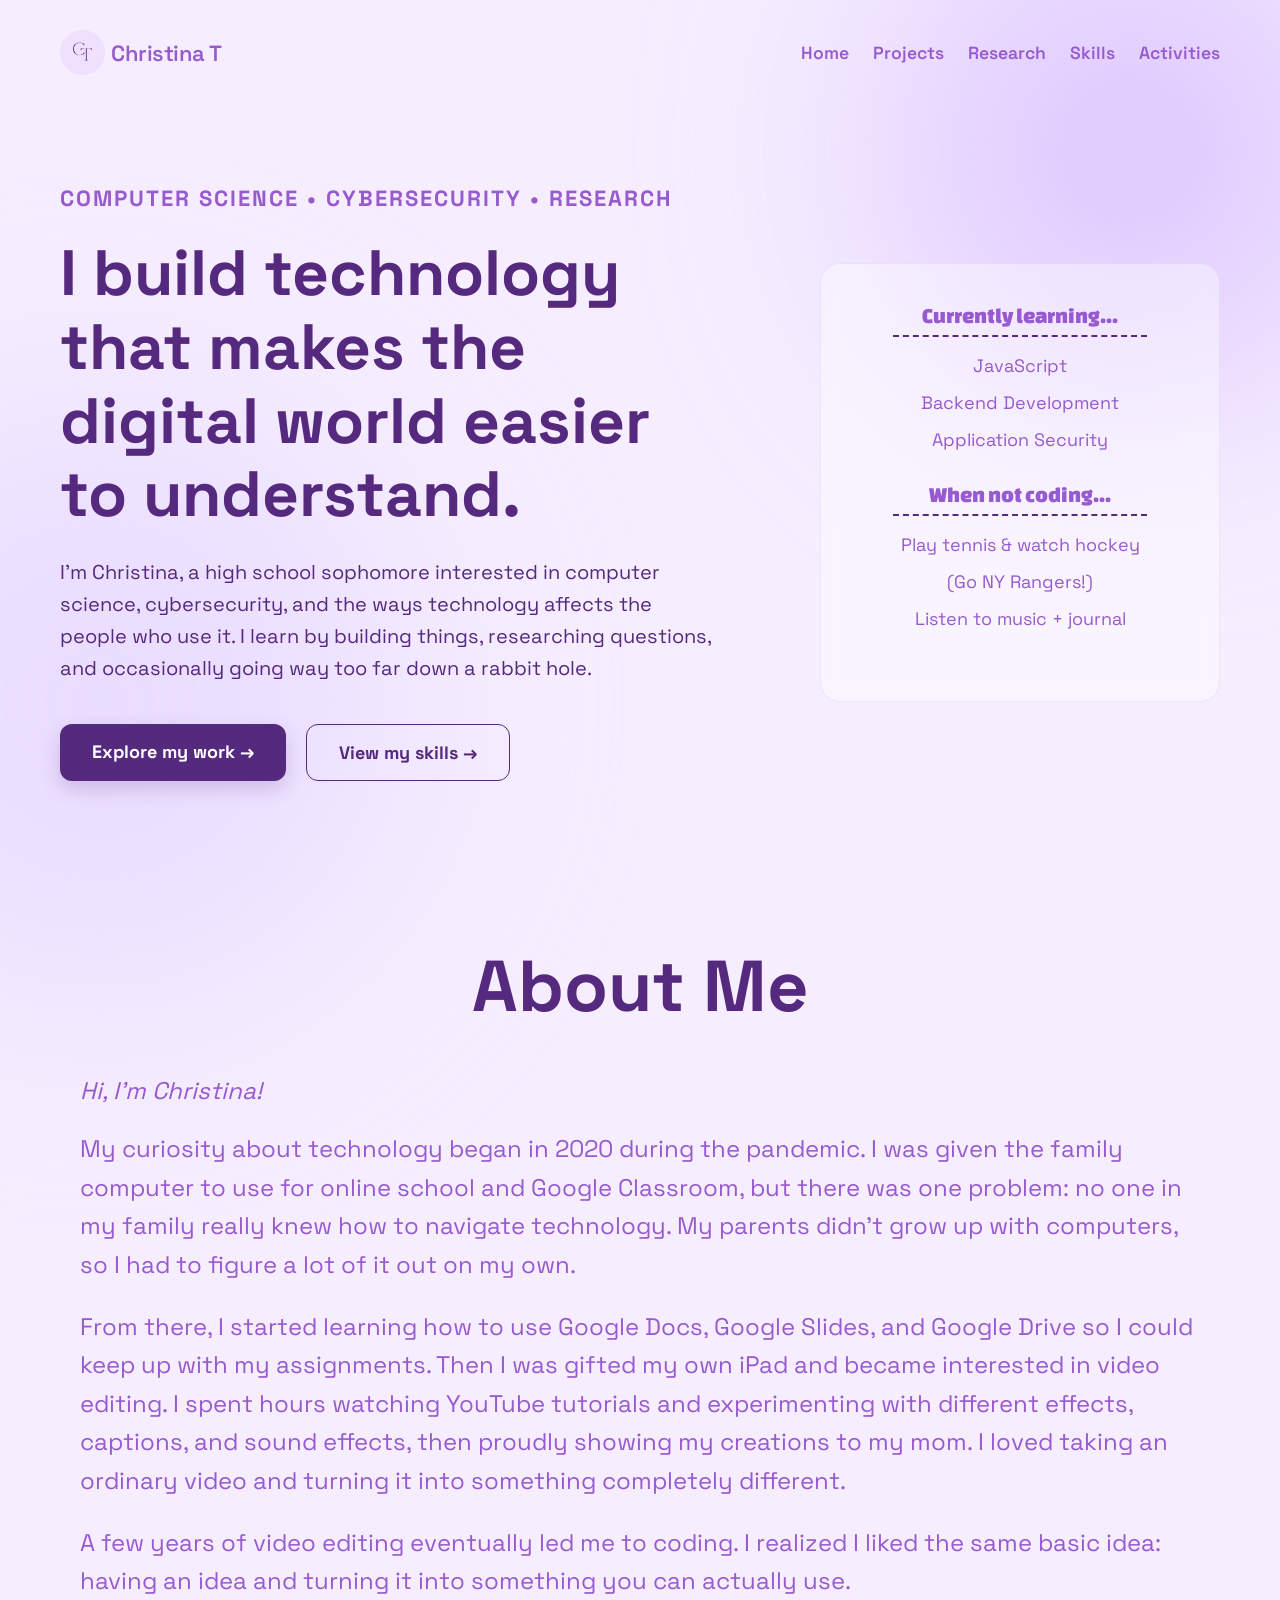
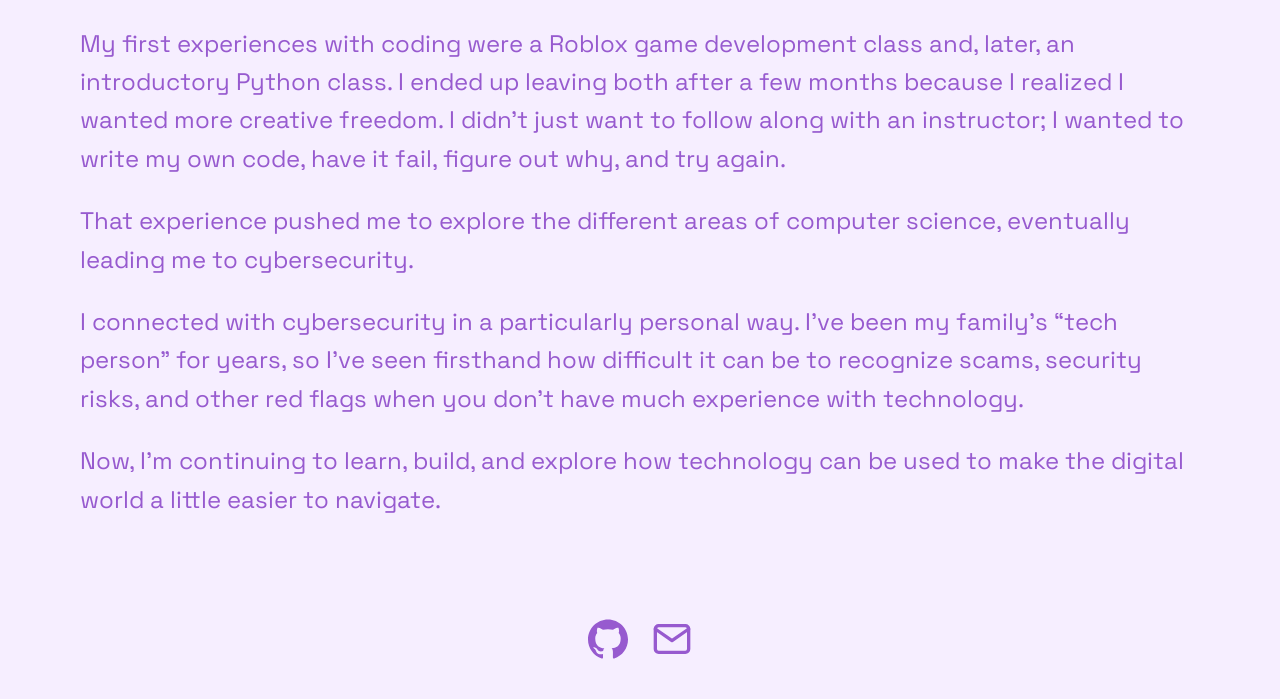
<file: myPortfolio/index.html>
<!doctype html>
<html lang="en">
  <head>
    <meta charset="UTF-8" />
    <meta name="viewport" content="width=device-width, initial-scale=1.0" />
    <title>Christina T | Computer Science & Cybersecurity</title>

    <link rel="preconnect" href="https://fonts.googleapis.com" />
    <link rel="preconnect" href="https://fonts.gstatic.com" crossorigin />
    <link
      href="https://fonts.googleapis.com/css2?family=Space+Grotesk:wght@500;700&display=swap"
      rel="stylesheet"
    />

    <link rel="preconnect" href="https://fonts.googleapis.com" />
    <link rel="preconnect" href="https://fonts.gstatic.com" crossorigin />
    <link
      href="https://fonts.googleapis.com/css2?family=Changa+One:ital@0;1&display=swap"
      rel="stylesheet"
    />

    <link rel="stylesheet" href="styles.css" />
  </head>
  <body>
    <!-- for glow background -->
    <div class="blur-blob blob-1"></div>
    <div class="blur-blob blob-2"></div>
    <!-- navigation bar at top -->
    <div class="nav-container">
      <nav class="navbar">
        <!-- logo, add at end -->
        <div class="nav-logo-group">
          <span class="logo-icon"><img src="images/ct-logo.png" /></span>
          <span class="logo-text">Christina T</span>
        </div>
        <ul class="nav-links">
          <li><a href="index.html">Home</a></li>
          <li><a href="projects.html">Projects</a></li>
          <li><a href="research.html">Research</a></li>
          <li><a href="skills.html">Skills</a></li>
          <li><a href="activities.html">Activities</a></li>
        </ul>
      </nav>
    </div>

    <main class="hero-wrapper">
      <!-- main section -->
      <div class="hero-content">
        <p class="hero-label">COMPUTER SCIENCE • CYBERSECURITY • RESEARCH</p>
        <h1>
          I build technology that makes the digital world easier to understand.
        </h1>
        <p class="hero-description">
          I'm Christina, a high school sophomore interested in computer science,
          cybersecurity, and the ways technology affects the people who use it.
          I learn by building things, researching questions, and occasionally
          going way too far down a rabbit hole.
        </p>
        <div class="buttons">
          <a href="projects.html" class="btn btn-primary">Explore my work →</a>
          <a href="skills.html" class="btn btn-secondary">View my skills →</a>
        </div>
      </div>

      <!-- right side section -->
      <div class="fun-container">
        <div class="fun-group">
          <h2>Currently learning...</h2>
          <div class="fun-text">
            <p>JavaScript</p>
            <p>Backend Development</p>
            <p>Application Security</p>
          </div>

          <h2>When not coding...</h2>
          <div class="fun-text">
            <p>Play tennis & watch hockey</p>
            <p>(Go NY Rangers!)</p>
            <p>Listen to music + journal</p>
          </div>
        </div>
      </div>
    </main>

    <!-- about / story section -->
    <div class="me-container">
      <div class="me-content">
        <h1>About Me</h1>
      </div>
      <div class="about-text">
        <p id="about-italic">Hi, I'm Christina!</p>
        <p>
          My curiosity about technology began in 2020 during the pandemic. I was
          given the family computer to use for online school and Google
          Classroom, but there was one problem: no one in my family really knew
          how to navigate technology. My parents didn't grow up with computers,
          so I had to figure a lot of it out on my own.
        </p>
        <p>
          From there, I started learning how to use Google Docs, Google Slides,
          and Google Drive so I could keep up with my assignments. Then I was
          gifted my own iPad and became interested in video editing. I spent
          hours watching YouTube tutorials and experimenting with different
          effects, captions, and sound effects, then proudly showing my
          creations to my mom. I loved taking an ordinary video and turning it
          into something completely different.
        </p>
        <p>
          A few years of video editing eventually led me to coding. I realized I
          liked the same basic idea: having an idea and turning it into
          something you can actually use.
        </p>
        <p>
          My first experiences with coding were a Roblox game development class
          and, later, an introductory Python class. I ended up leaving both
          after a few months because I realized I wanted more creative freedom.
          I didn't just want to follow along with an instructor; I wanted to
          write my own code, have it fail, figure out why, and try again.
        </p>
        <p>
          That experience pushed me to explore the different areas of computer
          science, eventually leading me to cybersecurity.
        </p>
        <p>
          I connected with cybersecurity in a particularly personal way. I've
          been my family's “tech person” for years, so I've seen firsthand how
          difficult it can be to recognize scams, security risks, and other red
          flags when you don't have much experience with technology.
        </p>
        <p>
          Now, I'm continuing to learn, build, and explore how technology can be
          used to make the digital world a little easier to navigate.
        </p>
      </div>
    </div>

    <footer class="site-footer">
      <a
        href="https://github.com/christinathecoder"
        target="_blank"
        rel="noopener noreferrer"
        class="github-link"
      >
        <svg
          xmlns="http://w3.org"
          viewBox="0 0 24 24"
          fill="currentColor"
          class="github-icon-svg"
        >
          <path
            d="M12 .297c-6.63 0-12 5.373-12 12 0 5.303 3.438 9.8 8.205 11.385.6.113.82-.258.82-.577 0-.285-.01-1.04-.015-2.04-3.338.724-4.042-1.61-4.042-1.61C4.422 18.07 3.633 17.7 3.633 17.7c-1.087-.744.084-.729.084-.729 1.205.084 1.838 1.236 1.838 1.236 1.07 1.835 2.809 1.305 3.495.998.108-.776.417-1.305.76-1.605-2.665-.3-5.466-1.332-5.466-5.93 0-1.31.465-2.38 1.235-3.22-.135-.303-.54-1.523.105-3.176 0 0 1.005-.322 3.3 1.23.96-.267 1.98-.399 3-.405 1.02.006 2.04.138 3 .405 2.28-1.552 3.285-1.23 3.285-1.23.645 1.653.24 2.873.12 3.176.765.84 1.23 1.91 1.23 3.22 0 4.61-2.805 5.625-5.475 5.92.42.36.81 1.096.81 2.22 0 1.606-.015 2.896-.015 3.286 0 .315.21.69.825.57C20.565 22.092 24 17.592 24 12.297c0-6.627-5.373-12-12-12"
          />
        </svg>
      </a>

      <!-- email -->
      <a href="mailto:ctimoshkov@gmail.com" class="social-icon" aria-label="Email me">
        <svg xmlns="http://www.w3.org/2000/svg" viewBox="0 0 24 24" fill="none" stroke="currentColor" stroke-width="2" stroke-linecap="round" stroke-linejoin="round">
          <path d="M4 4h16c1.1 0 2 .9 2 2v12c0 1.1-.9 2-2 2H4c-1.1 0-2-.9-2-2V6c0-1.1.9-2 2-2z"></path>
          <polyline points="22,6 12,13 2,6"></polyline>
        </svg>
      </a>
    </footer>
  </body>
</html>
</file>
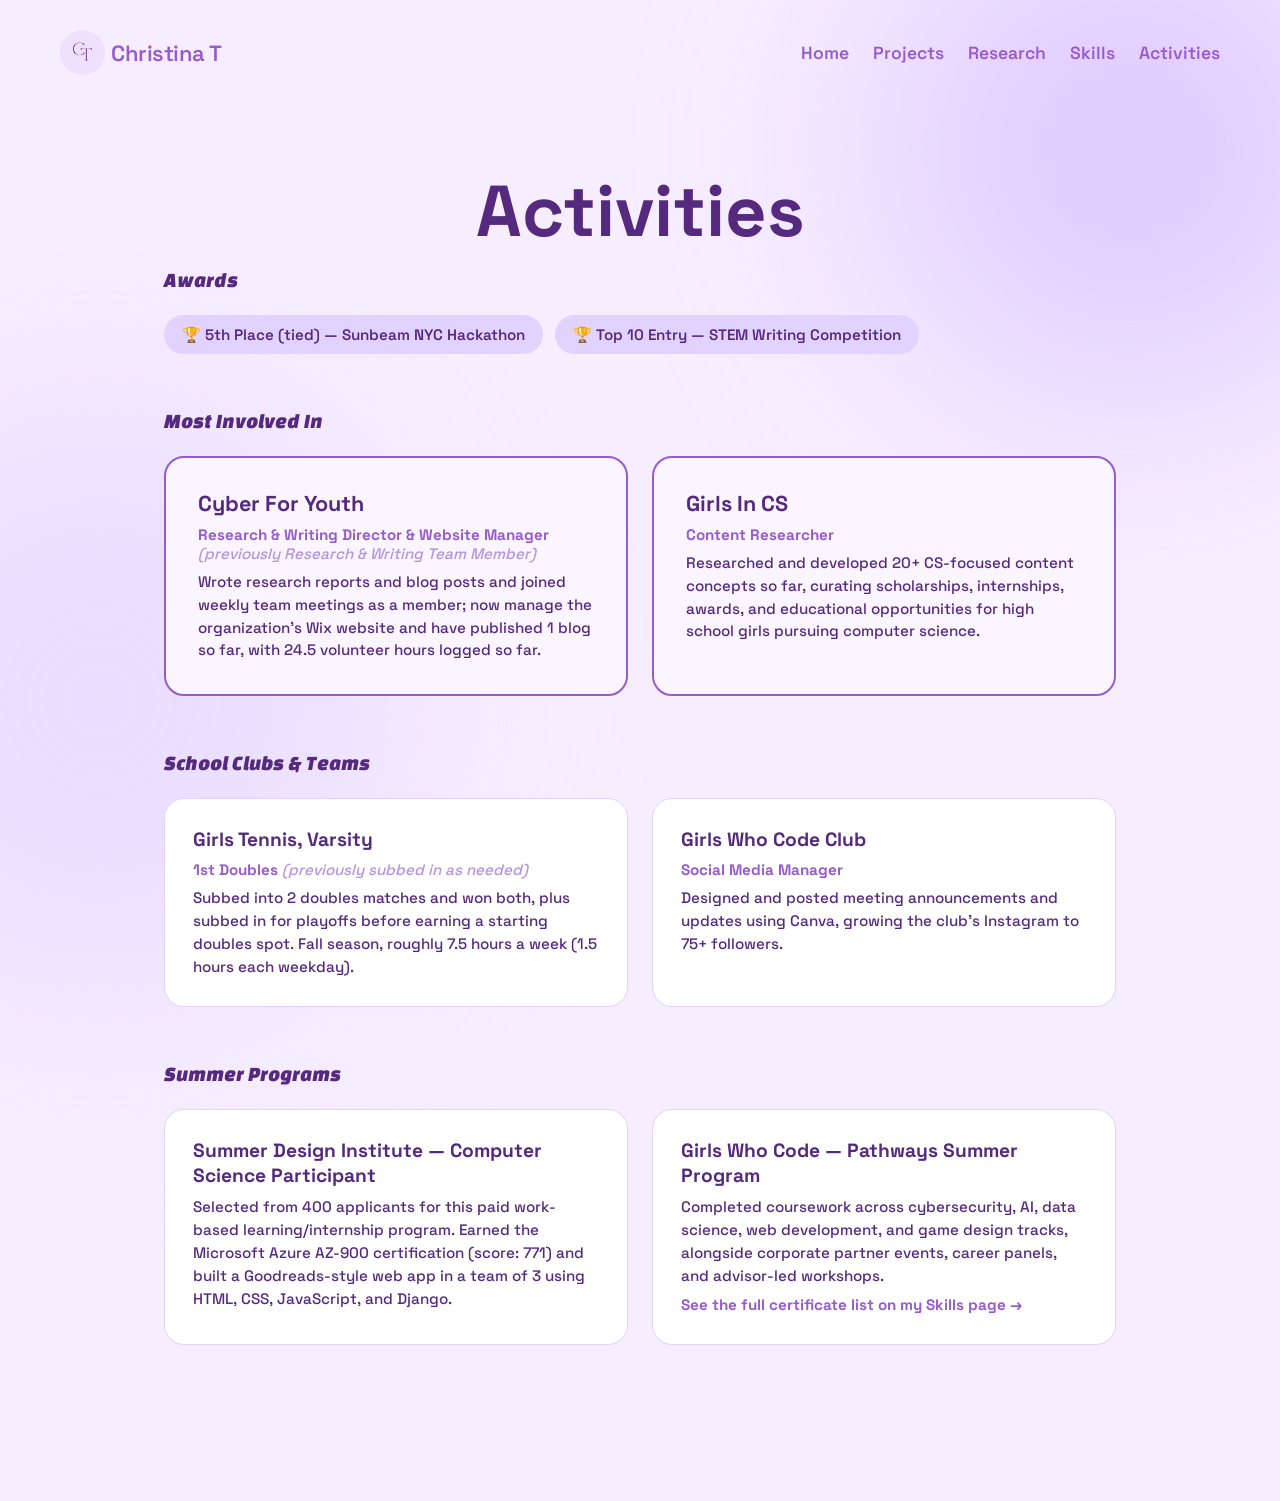
<file: myPortfolio/activities.html>
<!doctype html>
<html lang="en">
  <head>
    <meta charset="UTF-8" />
    <meta name="viewport" content="width=device-width, initial-scale=1.0" />
    <title>Christina T | Activities</title>

    <link rel="preconnect" href="https://fonts.googleapis.com" />
    <link rel="preconnect" href="https://fonts.gstatic.com" crossorigin />
    <link
      href="https://fonts.googleapis.com/css2?family=Space+Grotesk:wght@500;700&family=Changa+One:ital@0;1&display=swap"
      rel="stylesheet"
    />

    <link rel="stylesheet" href="activities.css" />
  </head>
  <body>
    <!-- for glow background -->
    <div class="blur-blob blob-1"></div>
    <div class="blur-blob blob-2"></div>

    <!-- navigation bar at top -->
    <div class="nav-container">
      <nav class="navbar">
        <div class="nav-logo-group">
          <span class="logo-icon"><img src="images/ct-logo.png" alt="Christina T logo" /></span>
          <span class="logo-text">Christina T</span>
        </div>
        <ul class="nav-links">
          <li><a href="index.html">Home</a></li>
          <li><a href="projects.html">Projects</a></li>
          <li><a href="research.html">Research</a></li>
          <li><a href="skills.html">Skills</a></li>
          <li><a href="activities.html">Activities</a></li>
        </ul>
      </nav>
    </div>

    <main class="activities-content">
      <h1 class="title">Activities</h1>
      <!--<p class="subtitle">Clubs, teams, and programs I've been part of outside of coursework.</p>-->

      <!-- awards strip -->
      <section class="activities-section">
        <h2 class="section-label">Awards</h2>
        <div class="tag-row">
          <span class="award-tag">🏆 5th Place (tied) — Sunbeam NYC Hackathon</span>
          <span class="award-tag">🏆 Top 10 Entry — STEM Writing Competition</span>
        </div>
      </section>

      <!-- featured / most involved -->
      <section class="activities-section">
        <h2 class="section-label">Most Involved In</h2>
        <div class="featured-grid">

          <div class="activity-card featured-card">
            <h3 class="activity-title">Cyber For Youth</h3>
            <p class="activity-role">Research &amp; Writing Director &amp; Website Manager <span class="activity-role-prev">(previously Research &amp; Writing Team Member)</span></p>
            <p class="activity-desc">
              Wrote research reports and blog posts and joined weekly team meetings as a member;
              now manage the organization's Wix website and have published 1 blog so far, with
              24.5 volunteer hours logged so far.
            </p>
          </div>

          <div class="activity-card featured-card">
            <h3 class="activity-title">Girls In CS</h3>
            <p class="activity-role">Content Researcher</p>
            <p class="activity-desc">
              Researched and developed 20+ CS-focused content concepts so far, curating scholarships,
              internships, awards, and educational opportunities for high school girls pursuing
              computer science.
            </p>
          </div>

        </div>
      </section>

      <!-- school clubs and teams -->
      <section class="activities-section">
        <h2 class="section-label">School Clubs &amp; Teams</h2>
        <div class="activities-grid">

          <div class="activity-card">
            <h3 class="activity-title">Girls Tennis, Varsity</h3>
            <p class="activity-role">1st Doubles <span class="activity-role-prev">(previously subbed in as needed)</span></p>
            <p class="activity-desc">
              Subbed into 2 doubles matches and won both, plus subbed in for playoffs before earning a
              starting doubles spot. Fall season, roughly 7.5 hours a week (1.5 hours each weekday).
            </p>
          </div>

          <div class="activity-card">
            <h3 class="activity-title">Girls Who Code Club</h3>
            <p class="activity-role">Social Media Manager</p>
            <p class="activity-desc">Designed and posted meeting announcements and updates using Canva, growing the club's Instagram to 75+ followers.</p>
          </div>

          <!--<div class="activity-card">
            <h3 class="activity-title">Russian Speaking Club</h3>
            <p class="activity-role">Secretary</p>
          </div>-->

        </div>
      </section>

      <!-- summer programs -->
      <section class="activities-section">
        <h2 class="section-label">Summer Programs</h2>
        <div class="activities-grid">

          <div class="activity-card">
            <h3 class="activity-title">Summer Design Institute — Computer Science Participant</h3>
            <p class="activity-desc">
              Selected from 400 applicants for this paid work-based learning/internship program. Earned the Microsoft Azure AZ-900 certification (score: 771) and built a Goodreads-style web app in a team of 3 using HTML, CSS, JavaScript, and Django.
            </p>
          </div>

          <div class="activity-card">
            <h3 class="activity-title">Girls Who Code — Pathways Summer Program</h3>
            <p class="activity-desc">
              Completed coursework across cybersecurity, AI, data science, web development, and
              game design tracks, alongside corporate partner events, career panels, and
              advisor-led workshops.
              <a href="skills.html" class="inline-link">See the full certificate list on my Skills page →</a>
            </p>
          </div>

        </div>
      </section>
    </main>
  </body>
</html>
</file>
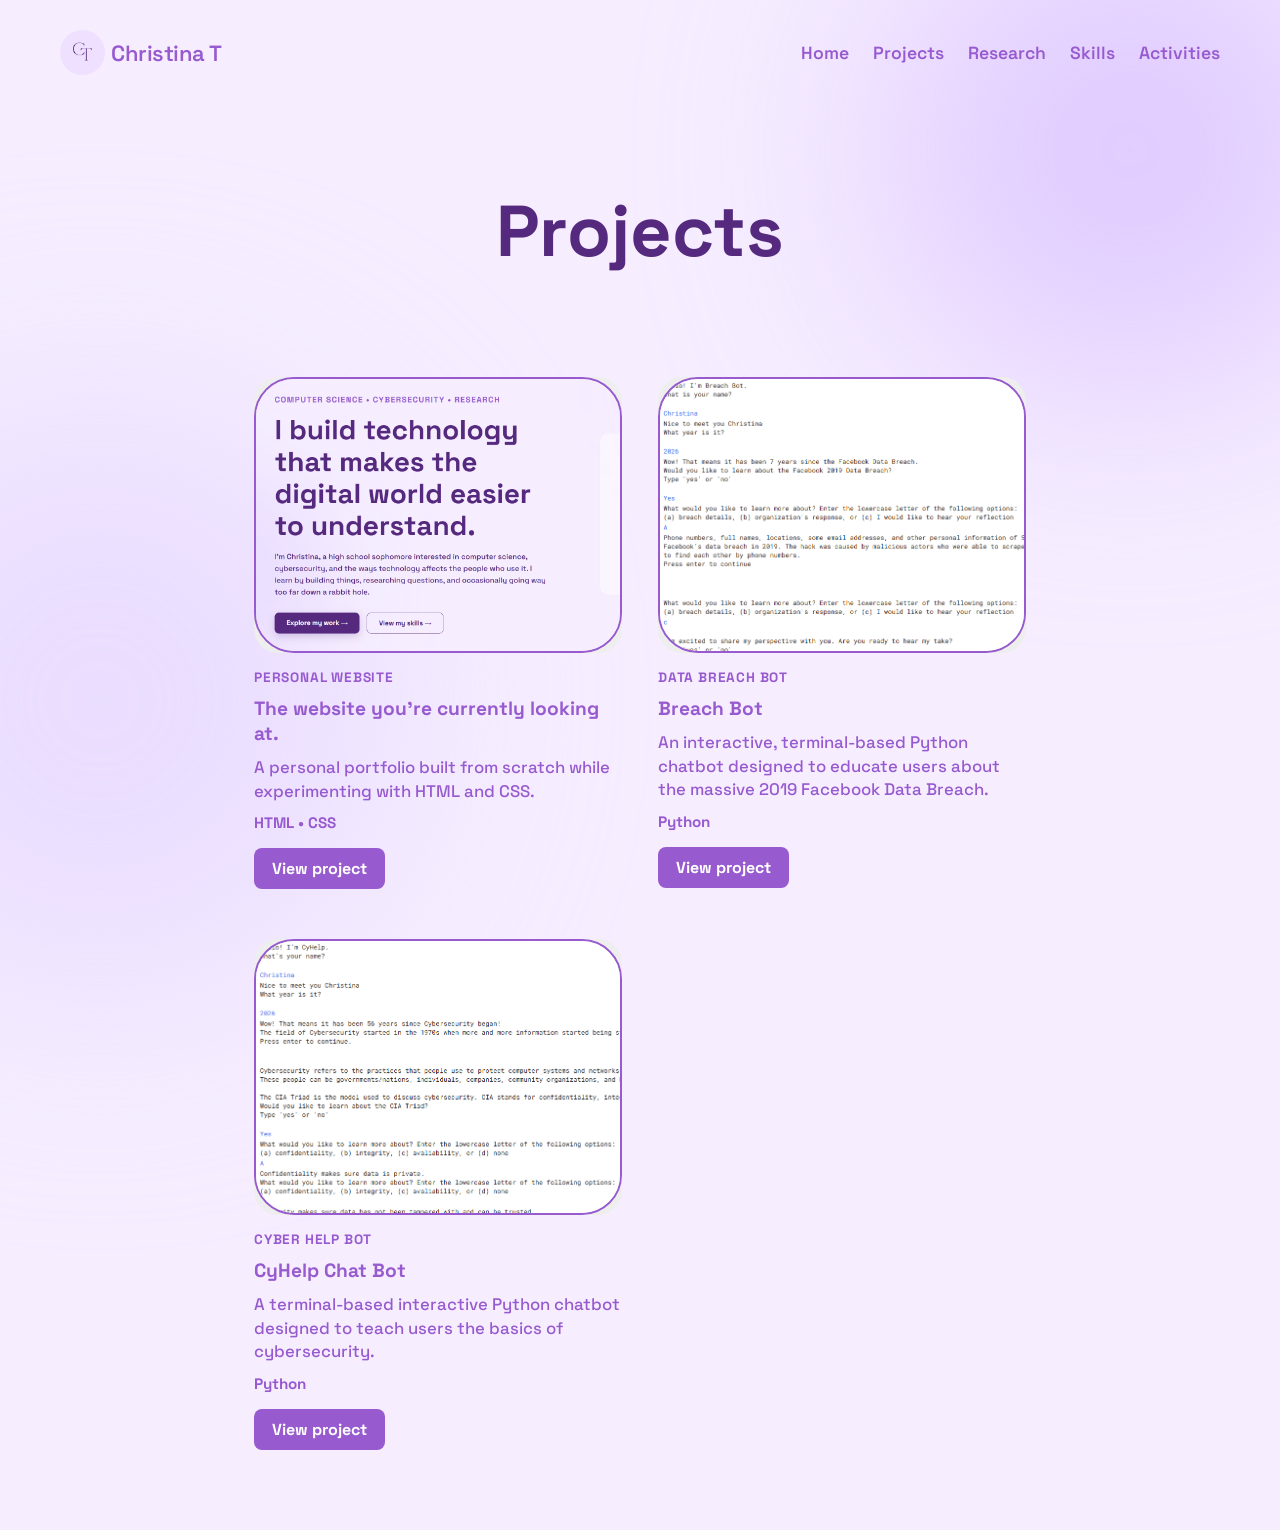
<file: myPortfolio/projects.html>
<!doctype html>
<html lang="en">
  <head>
    <meta charset="UTF-8" />
    <meta name="viewport" content="width=device-width, initial-scale=1.0" />
    <title>Christina T | Projects</title>

    <link rel="preconnect" href="https://fonts.googleapis.com" />
    <link rel="preconnect" href="https://fonts.gstatic.com" crossorigin />
    <link
      href="https://fonts.googleapis.com/css2?family=Space+Grotesk:wght@500;700&display=swap"
      rel="stylesheet"
    />

    <link rel="preconnect" href="https://fonts.googleapis.com" />
    <link rel="preconnect" href="https://fonts.gstatic.com" crossorigin />
    <link
      href="https://fonts.googleapis.com/css2?family=Changa+One:ital@0;1&display=swap"
      rel="stylesheet"
    />

    <link rel="stylesheet" href="projects.css" />
  </head>
  <body>
    <!-- for glow background -->
    <div class="blur-blob blob-1"></div>
    <div class="blur-blob blob-2"></div>
    <!-- navigation bar at top -->
    <div class="nav-container">
      <nav class="navbar">
        <!-- logo, add at end -->
        <div class="nav-logo-group">
          <span class="logo-icon"><img src="images/ct-logo.png" /></span>
          <span class="logo-text">Christina T</span>
        </div>
        <ul class="nav-links">
          <li><a href="index.html">Home</a></li>
          <li><a href="projects.html">Projects</a></li>
          <li><a href="research.html">Research</a></li>
          <li><a href="skills.html">Skills</a></li>
          <li><a href="activities.html">Activities</a></li>
        </ul>
      </nav>
    </div>
    <main class="projects-content">
      <h1 class="title">Projects</h1>
      <!--<p class="subtitle">Things I've built, broken, fixed, and learned from.</p>-->
      <section class="projects-grid">
        
        <!-- project 1 -->
        <div class="project-card">
          <div class="project-image-box">
            <img src="images/PersonalWeb.png" alt="Screenshot of the personal website homepage" />
          </div>
          <div class="project-details">
            <span class="project-tag">PERSONAL WEBSITE</span>
            <h2 class="project-highlight">The website you're currently looking at.</h2>
            <p class="project-desc">A personal portfolio built from scratch while experimenting with HTML and CSS.</p>
            <span class="project-tech">HTML • CSS</span>
            <div class="project-link-wrapper">
                <a href="index.html" class="project-btn">View project</a>
            </div>
          </div>
        </div>

        <!-- project 2 -->
        <div class="project-card">
          <div class="project-image-box">
            <img src="images/BreachBotCode.png" alt="Terminal session showing Breach Bot in action" />
          </div>
          <div class="project-details">
            <span class="project-tag">DATA BREACH BOT</span>
            <h2 class="project-highlight">Breach Bot</h2>
            <p class="project-desc">An interactive, terminal-based Python chatbot designed to educate users about the massive 2019 Facebook Data Breach.</p>
            <span class="project-tech">Python</span>
            <div class="project-link-wrapper">
                <a href="https://github.com/christinathecoder/BreachBot" class="project-btn">View project</a>
            </div>
          </div>
        </div>

        <!-- project 3 -->
        <div class="project-card">
          <div class="project-image-box">
            <img src="images/CyHelpCode.png" alt="Terminal session showing CyHelp Chat Bot in action" />
          </div>
          <div class="project-details">
            <span class="project-tag">CYBER HELP BOT</span>
            <h2 class="project-highlight">CyHelp Chat Bot</h2>
            <p class="project-desc">A terminal-based interactive Python chatbot designed to teach users the basics of cybersecurity.</p>
            <span class="project-tech">Python</span>
            <div class="project-link-wrapper">
                <a href="https://github.com/christinathecoder/CyHelpChatBot" class="project-btn">View project</a>
            </div>
          </div>
        </div>

      </section>
    </main>
  </body>
</html>
</file>
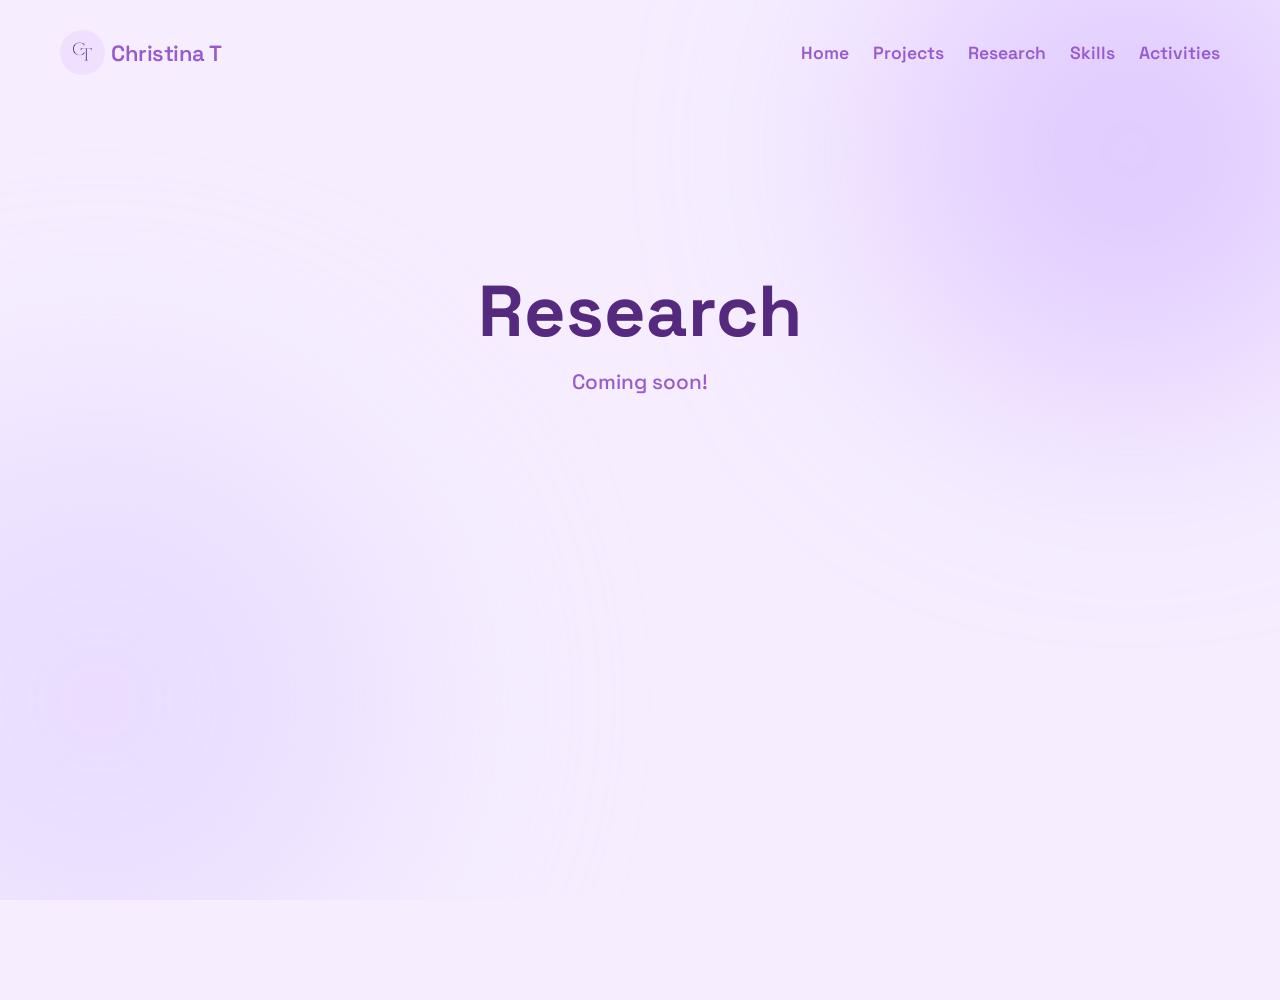
<file: myPortfolio/research.html>
<!doctype html>
<html lang="en">
  <head>
    <meta charset="UTF-8" />
    <meta name="viewport" content="width=device-width, initial-scale=1.0" />
    <title>Christina T | Research</title>

    <link rel="preconnect" href="https://fonts.googleapis.com" />
    <link rel="preconnect" href="https://fonts.gstatic.com" crossorigin />
    <link
      href="https://fonts.googleapis.com/css2?family=Space+Grotesk:wght@500;700&display=swap"
      rel="stylesheet"
    />

    <link rel="preconnect" href="https://fonts.googleapis.com" />
    <link rel="preconnect" href="https://fonts.gstatic.com" crossorigin />
    <link
      href="https://fonts.googleapis.com/css2?family=Changa+One:ital@0;1&display=swap"
      rel="stylesheet"
    />

    <link rel="stylesheet" href="research.css" />
  </head>
  <body>
    <!-- for glow background -->
    <div class="blur-blob blob-1"></div>
    <div class="blur-blob blob-2"></div>
    <!-- navigation bar at top -->
    <div class="nav-container">
      <nav class="navbar">
        <!-- logo, add at end -->
        <div class="nav-logo-group">
          <span class="logo-icon"><img src="images/ct-logo.png" /></span>
          <span class="logo-text">Christina T</span>
        </div>
        <ul class="nav-links">
          <li><a href="index.html">Home</a></li>
          <li><a href="projects.html">Projects</a></li>
          <li><a href="research.html">Research</a></li>
          <li><a href="skills.html">Skills</a></li>
          <li><a href="activities.html">Activities</a></li>
        </ul>
      </nav>
    </div>
    <!-- placeholder -->
    <main class="research-content">
      <h1 class="title">Research</h1>
      <p class="subtitle">Coming soon!</p>

  </body>
</file>
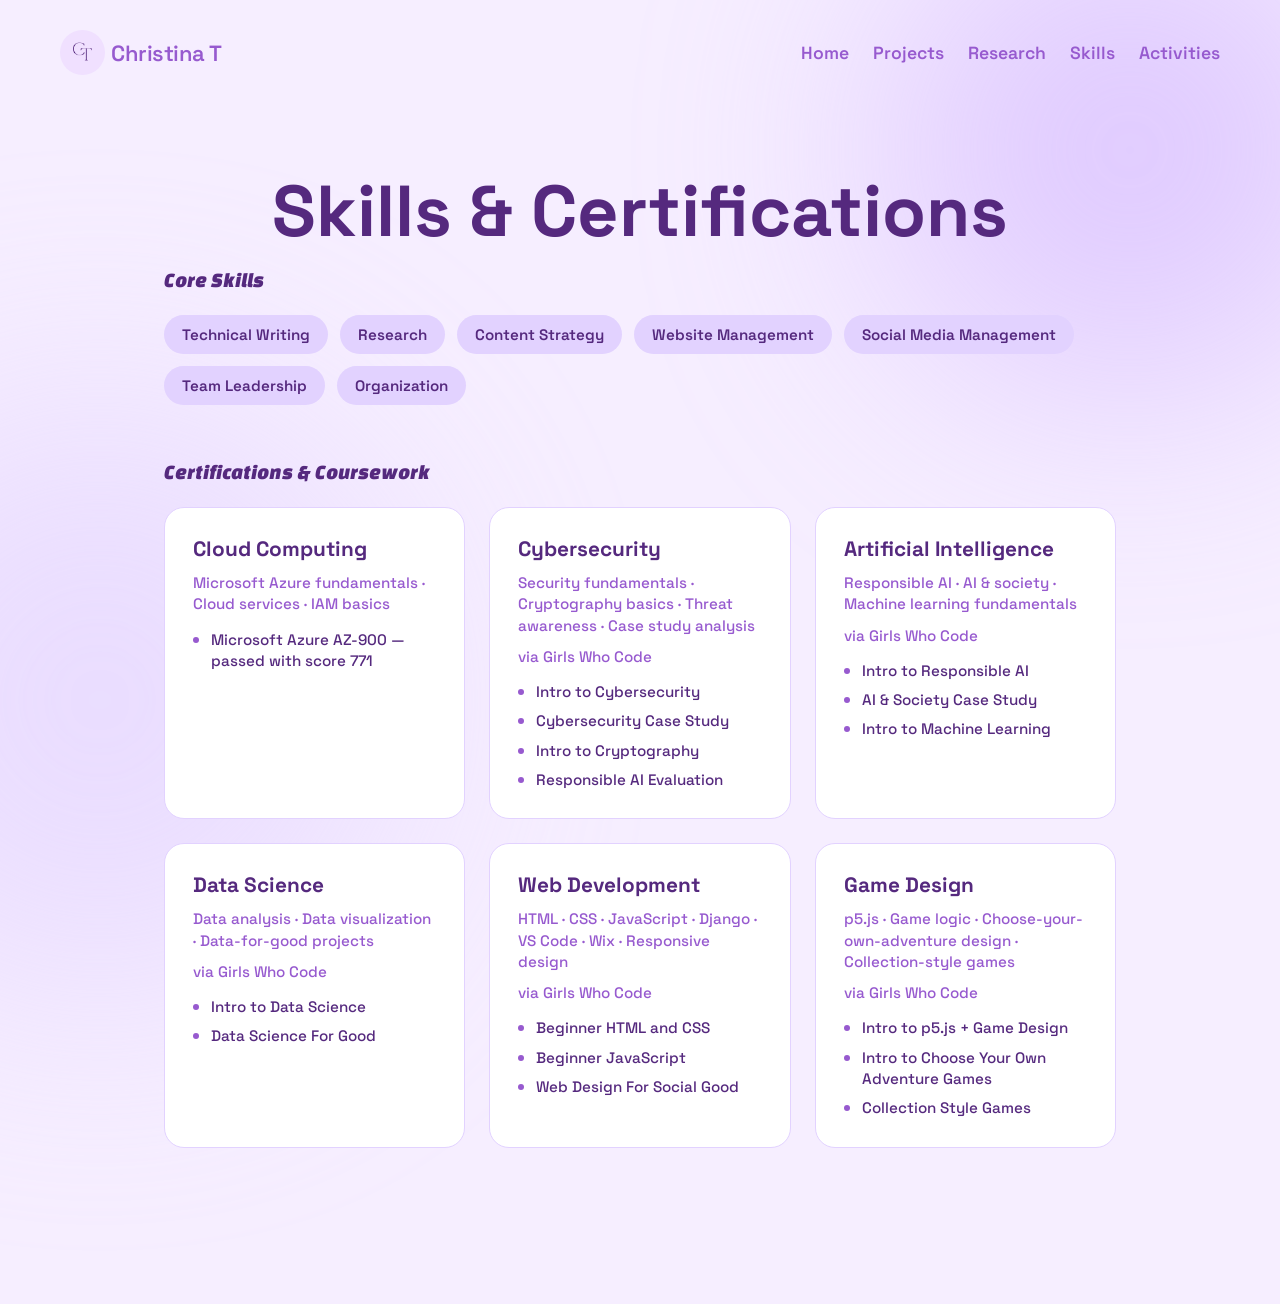
<file: myPortfolio/skills.html>
<!doctype html>
<html lang="en">
  <head>
    <meta charset="UTF-8" />
    <meta name="viewport" content="width=device-width, initial-scale=1.0" />
    <title>Christina T | Skills</title>

    <link rel="preconnect" href="https://fonts.googleapis.com" />
    <link rel="preconnect" href="https://fonts.gstatic.com" crossorigin />
    <link
      href="https://fonts.googleapis.com/css2?family=Space+Grotesk:wght@500;700&family=Changa+One:ital@0;1&display=swap"
      rel="stylesheet"
    />

    <link rel="stylesheet" href="skills.css" />
  </head>
  <body>
    <!-- for glow background -->
    <div class="blur-blob blob-1"></div>
    <div class="blur-blob blob-2"></div>

    <!-- navigation bar at top -->
    <div class="nav-container">
      <nav class="navbar">
        <div class="nav-logo-group">
          <span class="logo-icon"><img src="images/ct-logo.png" alt="Christina T logo" /></span>
          <span class="logo-text">Christina T</span>
        </div>
        <ul class="nav-links">
          <li><a href="index.html">Home</a></li>
          <li><a href="projects.html">Projects</a></li>
          <li><a href="research.html">Research</a></li>
          <li><a href="skills.html">Skills</a></li>
          <li><a href="activities.html">Activities</a></li>
        </ul>
      </nav>
    </div>

    <main class="skills-content">
      <h1 class="title">Skills &amp; Certifications</h1>

      <!-- core skills -->
      <section class="skills-section">
        <h2 class="section-label">Core Skills</h2>
        <div class="tag-row">
          <span class="skill-tag">Technical Writing</span>
          <span class="skill-tag">Research</span>
          <span class="skill-tag">Content Strategy</span>
          <span class="skill-tag">Website Management</span>
          <span class="skill-tag">Social Media Management</span>
          <span class="skill-tag">Team Leadership</span>
          <span class="skill-tag">Organization</span>
        </div>
      </section>

      <!-- certifications -->
      <section class="skills-section">
        <h2 class="section-label">Certifications &amp; Coursework</h2>
        <div class="skills-grid">

          <div class="skill-card">
            <h3 class="skill-card-title">Cloud Computing</h3>
            <p class="skill-card-desc">Microsoft Azure fundamentals · Cloud services · IAM basics</p>
            <ul class="skill-card-list">
              <li>Microsoft Azure AZ-900 — passed with score 771</li>
            </ul>
          </div>

          <div class="skill-card">
            <h3 class="skill-card-title">Cybersecurity</h3>
            <p class="skill-card-desc">Security fundamentals · Cryptography basics · Threat awareness · Case study analysis</p>
            <p class="skill-card-desc">via Girls Who Code</p>
            <ul class="skill-card-list">
              <li>Intro to Cybersecurity</li>
              <li>Cybersecurity Case Study</li>
              <li>Intro to Cryptography</li>
              <li>Responsible AI Evaluation</li>
            </ul>
          </div>

          <div class="skill-card">
            <h3 class="skill-card-title">Artificial Intelligence</h3>
            <p class="skill-card-desc">Responsible AI · AI &amp; society · Machine learning fundamentals</p>
            <p class="skill-card-desc">via Girls Who Code</p>
            <ul class="skill-card-list">
              <li>Intro to Responsible AI</li>
              <li>AI &amp; Society Case Study</li>
              <li>Intro to Machine Learning</li>
            </ul>
          </div>

          <div class="skill-card">
            <h3 class="skill-card-title">Data Science</h3>
            <p class="skill-card-desc">Data analysis · Data visualization · Data-for-good projects</p>
            <p class="skill-card-desc">via Girls Who Code</p>
            <ul class="skill-card-list">
              <li>Intro to Data Science</li>
              <li>Data Science For Good</li>
            </ul>
          </div>

          <div class="skill-card">
            <h3 class="skill-card-title">Web Development</h3>
            <p class="skill-card-desc">HTML · CSS · JavaScript · Django · VS Code · Wix · Responsive design</p>
            <p class="skill-card-desc">via Girls Who Code</p>
            <ul class="skill-card-list">
              <li>Beginner HTML and CSS</li>
              <li>Beginner JavaScript</li>
              <li>Web Design For Social Good</li>
            </ul>
          </div>

          <div class="skill-card">
            <h3 class="skill-card-title">Game Design</h3>
            <p class="skill-card-desc">p5.js · Game logic · Choose-your-own-adventure design · Collection-style games</p>
            <p class="skill-card-desc">via Girls Who Code</p>
            <ul class="skill-card-list">
              <li>Intro to p5.js + Game Design</li>
              <li>Intro to Choose Your Own Adventure Games</li>
              <li>Collection Style Games</li>
            </ul>
          </div>

        </div>
      </section>
    </main>
  </body>
</html>
</file>
<file: myPortfolio/styles.css>
* {
  margin: 0;
  padding: 0;
  box-sizing: border-box;
  font-family: "Space Grotesk", sans-serif;
}

:root {
  --Background-Color: #f0e0ff;
  --Secondary-Color: #975acf;
  --Darker-Color: #55297e;
  --Another-Color: #411e7a;
}

body {
  background-color: #f6eeff;
  min-height: 100vh;
  overflow-x: hidden;
  position: relative;
}

html {
  width: 100%;
  overflow-x: hidden;
}

/* glow background */
.blur-blob {
  position: absolute;
  border-radius: 50%;
  filter: blur(120px);
  z-index: -1;
  opacity: 0.6;
}

.blob-1 {
  top: -100px;
  right: -100px;
  width: 500px;
  height: 500px;
  background-color: #d1b3ff;
}

.blob-2 {
  top: 400px;
  left: -200px;
  width: 600px;
  height: 600px;
  background-color: #e2d2ff;
}

/* nav bar at top and logo */
.nav-container {
  width: 100%;
  max-width: 1400px;
  margin: 0 auto;
  padding: 0 60px;
}

.navbar {
  display: flex;
  justify-content: space-between;
  align-items: center;
  padding: 30px 0px;
  background-color: transparent;
  flex-wrap: wrap;
  gap: 16px;
}

.nav-logo-group {
  display: flex;
  align-items: center;
  gap: 6px;
  flex-shrink: 0;
}

.logo-text {
  font-size: 22px;
  font-weight: 600;
  color: var(--Secondary-Color);
  letter-spacing: -0.5px;
}

.logo-icon {
  width: 45px;
  height: 45px;
  border-radius: 50%;
  overflow: hidden;
  display: inline-flex;
  align-items: center;
  justify-content: center;
  background-color: #e2d2ff;
}

.logo-icon img {
  width: 170%;
  height: 170%;
  object-fit: cover;
}

.nav-links {
  display: flex;
  list-style: none;
  gap: 24px;
  flex-wrap: wrap;
}

.nav-links a {
  text-decoration: none;
  color: var(--Secondary-Color);
  font-weight: 600;
  font-size: 1.1rem;
  transition: color 0.2s ease;
}

.nav-links a:hover {
  color: var(--Darker-Color);
}

/* main section */
.hero-wrapper {
  display: flex;
  justify-content: space-between;
  align-items: center;
  gap: 60px;
  min-height: calc(100vh - 105px);
  width: 100%;
  max-width: 1400px;
  margin: 0 auto;
  padding: 40px 60px 80px 60px;
  flex-wrap: wrap;
}

.hero-content {
  flex: 1.3 1 400px;
  max-width: 800px;
}

.hero-label {
  font-size: 22px;
  letter-spacing: 2px;
  margin-bottom: 25px;
  color: var(--Secondary-Color);
  font-weight: 700;
}

.hero-content h1 {
  font-family: "Space Grotesk", sans-serif;
  font-weight: 700;
  color: var(--Darker-Color);
  margin-top: 15px;
  margin-bottom: 24px;
  font-size: clamp(2.2rem, 5vw, 4.7rem);
  line-height: 1.15;
}

.hero-description {
  font-size: 20px;
  line-height: 1.6;
  color: var(--Darker-Color);
  margin-bottom: 40px;
}

.buttons {
  display: flex;
  gap: 20px;
  flex-wrap: wrap;
}

.btn {
  display: inline-block;
  padding: 16px 32px;
  font-size: 18px;
  font-weight: 700;
  text-decoration: none;
  border-radius: 12px;
  transition: transform 0.2s ease;
}

.btn:hover {
  transform: translateY(-2px);
}

.btn-primary {
  background-color: var(--Darker-Color);
  color: white;
  box-shadow: 0 8px 20px rgba(85, 41, 126, 0.2);
}

.btn-primary:hover {
  box-shadow: 0 12px 25px rgba(85, 41, 126, 0.3);
}

.btn-secondary {
  border: 1.5px solid var(--Darker-Color);
  color: var(--Darker-Color);
  background-color: transparent;
}

/* right side section */
.fun-container {
  flex: 0.7 1 300px;
  display: flex;
  justify-content: flex-end;
  align-items: center;
}

.fun-group {
  background: rgba(255, 255, 255, 0.4);
  padding: 40px;
  border-radius: 20px;
  backdrop-filter: blur(10px);
  border: 1px solid rgba(151, 90, 207, 0.1);
  width: 100%;
  max-width: 400px;
}

h2 {
  color: var(--Secondary-Color);
  font-family: "Changa One", sans-serif;
  font-weight: 400;
  font-size: 1.5rem;
  text-align: center;
}

.fun-group h2 {
  border-bottom: 2px dashed var(--Darker-Color);
  padding-bottom: 8px;
  width: 80%;
  font-size: 22px;
  margin: 0 auto 16px auto;
  text-align: center;
}

.fun-text p {
  color: var(--Secondary-Color);
  font-family: "Space Grotesk", sans-serif;
  margin: 5px 0;
  line-height: 1.4;
  text-align: center;
  font-size: 18px;
  margin-bottom: 12px;
}

.fun-text {
  text-align: center;
  margin-bottom: 30px;
}

/* about / story section */
.me-container {
  max-width: 1200px;
  margin: 40px auto;
  padding: 0 40px;
}

.me-content h1 {
  text-align: center;
  font-family: "Space Grotesk", sans-serif;
  font-weight: 700;
  font-size: clamp(2rem, 6vw, 4.5rem);
  color: var(--Darker-Color);
  margin-bottom: 40px;
}

.about-text p {
  font-family: "Space Grotesk", sans-serif;
  font-weight: 400;
  font-size: clamp(1.05rem, 2vw, 1.5rem);
  color: var(--Secondary-Color);
  line-height: 1.6;
  margin-bottom: 24px;
  text-align: left;
}

#about-italic {
  font-style: italic;
  margin-bottom: 20px;
}

.site-footer {
  display: flex;
  justify-content: center;
  align-items: center;
  gap: 24px;
  padding: 40px 0;
  margin-top: 60px;
}

.github-link {
  color: var(--Secondary-Color);
  font-size: 2.5rem;
  text-decoration: none;
  transition:
    transform 0.2s ease,
    color 0.2s ease;
}

.github-link:hover {
  color: var(--Darker-Color);
  transform: scale(1.1);
}

.github-icon-svg {
  width: 40px;
  height: 40px;
  display: block;
}

/* email */
.social-icon {
  display: inline-flex;
  align-items: center;
  justify-content: center;
  width: 40px;
  height: 40px;
  color: var(--Secondary-Color);
  transition: color 0.2s ease, transform 0.2s ease;
}

.social-icon svg {
  width: 40px;
  height: 40px;
}

.social-icon:hover {
  color: var(--Darker-Color);
  transform: scale(1.1);
}

/* responsive breakpoints */
@media (max-width: 900px) {
  .hero-wrapper {
    padding: 30px 24px 60px 24px;
    text-align: center;
  }

  .hero-label,
  .hero-content h1,
  .hero-description,
  .buttons {
    text-align: center;
  }

  .buttons {
    justify-content: center;
  }

  .fun-container {
    justify-content: center;
  }

  .me-container {
    padding: 0 24px;
  }

  .about-text p {
    text-align: left;
  }
}

@media (max-width: 500px) {
  .nav-container {
    padding: 0 24px;
  }

  .hero-content h1 {
    font-size: clamp(1.8rem, 8vw, 2.5rem);
  }

  .hero-description {
    font-size: 17px;
  }

  .btn {
    padding: 14px 24px;
    font-size: 16px;
    width: 100%;
    text-align: center;
  }

  .buttons {
    flex-direction: column;
  }
}
</file>
<file: myPortfolio/activities.css>
* {
  margin: 0;
  padding: 0;
  box-sizing: border-box;
  font-family: "Space Grotesk", sans-serif;
}

:root {
  --Background-Color: #f0e0ff;
  --Secondary-Color: #975acf;
  --Darker-Color: #55297e;
  --Another-Color: #411e7a;
}

html {
  width: 100%;
  overflow-x: hidden;
}

body {
  background-color: #f6eeff;
  min-height: 100vh;
  overflow-x: hidden;
  position: relative;
}

/* glow background */
.blur-blob {
  position: absolute;
  border-radius: 50%;
  filter: blur(120px);
  z-index: -1;
  opacity: 0.6;
}

.blob-1 {
  top: -100px;
  right: -100px;
  width: 500px;
  height: 500px;
  background-color: #d1b3ff;
}

.blob-2 {
  top: 400px;
  left: -200px;
  width: 600px;
  height: 600px;
  background-color: #e2d2ff;
}

/* nav bar at top and logo */
.nav-container {
  width: 100%;
  max-width: 1400px;
  margin: 0 auto;
  padding: 0 60px;
}

.navbar {
  display: flex;
  justify-content: space-between;
  align-items: center;
  padding: 30px 0px;
  background-color: transparent;
}

.nav-logo-group {
  display: flex;
  align-items: center;
  gap: 6px;
  flex-shrink: 0;
}

.logo-text {
  font-size: 22px;
  font-weight: 600;
  color: var(--Secondary-Color);
  letter-spacing: -0.5px;
}

.logo-icon {
  width: 45px;
  height: 45px;
  border-radius: 50%;
  overflow: hidden;
  display: inline-flex;
  align-items: center;
  justify-content: center;
  background-color: #e2d2ff;
}

.logo-icon img {
  width: 170%;
  height: 170%;
  object-fit: cover;
}

.nav-links {
  display: flex;
  list-style: none;
  gap: 24px;
}

.nav-links a {
  text-decoration: none;
  color: var(--Secondary-Color);
  font-weight: 600;
  font-size: 1.1rem;
  transition: color 0.2s ease;
}

.nav-links a:hover {
  color: var(--Darker-Color);
}

/* activities page */
.activities-content {
  max-width: 1000px;
  margin: 0 auto;
  padding: 60px 24px 100px;
}

.title {
  font-weight: 700;
  font-size: 4.5rem;
  color: var(--Darker-Color);
  margin: 0 0 12px 0;
  font-family: "Space Grotesk", sans-serif;
  text-align: center;
}

.subtitle {
  font-weight: 500;
  font-size: 1.05rem;
  color: var(--Secondary-Color);
  margin-bottom: 32px;
  text-align: center;
}

.activities-section {
  margin-bottom: 56px;
}

.section-label {
  font-family: "Changa One", cursive;
  font-style: italic;
  font-weight: 400;
  font-size: 1.3rem;
  color: var(--Darker-Color);
  margin-bottom: 24px;
}

/* awards */
.tag-row {
  display: flex;
  flex-wrap: wrap;
  gap: 12px;
}

.award-tag {
  background-color: #e2d2ff;
  color: var(--Darker-Color);
  font-weight: 600;
  font-size: 0.95rem;
  padding: 10px 18px;
  border-radius: 999px;
}

/* activity cards */
.activities-grid {
  display: grid;
  grid-template-columns: repeat(auto-fit, minmax(320px, 1fr));
  gap: 24px;
}

.activity-card {
  background-color: #ffffff;
  border: 1px solid #e2d2ff;
  border-radius: 20px;
  padding: 28px;
  display: flex;
  flex-direction: column;
  gap: 8px;
}

/* featured cards — larger and more visually weighted */
.featured-grid {
  display: grid;
  grid-template-columns: repeat(auto-fit, minmax(360px, 1fr));
  gap: 24px;
}

.featured-card {
  border: 2px solid var(--Secondary-Color);
  background-color: #faf5ff;
  padding: 32px;
  position: relative;
}

.featured-card .activity-title {
  font-size: 1.35rem;
}

.activity-title {
  font-weight: 700;
  font-size: 1.2rem;
  color: var(--Darker-Color);
}

.activity-role {
  font-weight: 700;
  font-size: 0.95rem;
  color: var(--Secondary-Color);
}

.activity-role-prev {
  font-weight: 500;
  font-style: italic;
  color: #b592e0;
}

.activity-desc {
  font-weight: 500;
  font-size: 0.95rem;
  color: var(--Darker-Color);
  line-height: 1.5;
}

.inline-link {
  display: inline-block;
  margin-top: 6px;
  color: var(--Secondary-Color);
  font-weight: 700;
  text-decoration: none;
}

.inline-link:hover {
  color: var(--Darker-Color);
  text-decoration: underline;
}

@media (max-width: 600px) {
  .title {
    font-size: 2.2rem;
  }
}
</file>
<file: myPortfolio/projects.css>
* {
  margin: 0;
  padding: 0;
  box-sizing: border-box;
  font-family: "Space Grotesk", sans-serif;
}

:root {
  --Background-Color: #f0e0ff;
  --Secondary-Color: #975acf;
  --Darker-Color: #55297e;
  --Another-Color: #411e7a;
}

body {
  background-color: #f6eeff;
  min-height: 100vh;
  overflow-x: hidden;
  position: relative;
}

html {
  width: 100%;
  overflow-x: hidden;
}

/* glow background */
.blur-blob {
  position: absolute;
  border-radius: 50%;
  filter: blur(120px);
  z-index: -1;
  opacity: 0.6;
}

.blob-1 {
  top: -100px;
  right: -100px;
  width: 500px;
  height: 500px;
  background-color: #d1b3ff;
}

.blob-2 {
  top: 400px;
  left: -200px;
  width: 600px;
  height: 600px;
  background-color: #e2d2ff;
}

/* nav bar at top and logo */
.nav-container {
  width: 100%;
  max-width: 1400px;
  margin: 0 auto;
  padding: 0 60px;
}

.navbar {
  display: flex;
  justify-content: space-between;
  align-items: center;
  padding: 30px 0px;
  background-color: transparent;
}

.nav-logo-group {
  display: flex;
  align-items: center;
  gap: 6px;
  flex-shrink: 0;
}

.logo-text {
  font-size: 22px;
  font-weight: 600;
  color: var(--Secondary-Color);
  letter-spacing: -0.5px;
}

.logo-icon {
  width: 45px;
  height: 45px;
  border-radius: 50%;
  overflow: hidden;
  display: inline-flex;
  align-items: center;
  justify-content: center;
  background-color: #e2d2ff;
}

.logo-icon img {
  width: 170%;
  height: 170%;
  object-fit: cover;
}

.nav-links {
  display: flex;
  list-style: none;
  gap: 24px;
}

.nav-links a {
  text-decoration: none;
  color: var(--Secondary-Color);
  font-weight: 600;
  font-size: 1.1rem;
  transition: color 0.2s ease;
}

.nav-links a:hover {
  color: var(--Darker-Color);
}

/* projects */
.projects-content {
  max-width: 820px;
  margin: 0 auto;
  padding: 80px 24px;
  display: flex;
  flex-direction: column;
  align-items: center;
  text-align: center;
}

.title {
  font-family: "Space Grotesk", sans-serif;
  font-weight: 700;
  font-size: 4.5rem;
  color: var(--Darker-Color);
  margin: 0 0 100px 0;
  text-align: center;
}

/*(.subtitle {
  font-family: "Space Grotesk", sans-serif;
  font-weight: 500;
  font-size: 1.15rem;
  color: var(--Secondary-Color);
  margin: 0 0 60px 0;
  text-align: center;
}*/

.projects-grid {
  width: 100%;
  display: grid;
  grid-template-columns: repeat(auto-fit, minmax(320px, 1fr));
  gap: 50px 36px;
}

.project-card {
  display: flex;
  flex-direction: column;
  text-align: left;
  width: 100%;
}

.project-image-box {
  width: 100%;
  aspect-ratio: 4 / 3;
  background-color: #eeeeee;
  border-radius: 24px;
  margin-bottom: 16px;
}

.project-image-box img {
  width: 100%;
  height: 100%;
  object-fit: cover;
  border-radius: 40px;
  object-position: left center;
  border: 2px solid var(--Secondary-Color);
}

.project-details {
  display: flex;
  flex-direction: column;
  gap: 10px;
  font-family: "Space Grotesk", sans-serif;
}

.project-tag {
  font-weight: 700;
  font-size: 0.85rem;
  letter-spacing: 0.05rem;
  color: var(--Secondary-Color);
}

.project-highlight {
  font-family: "Space Grotesk", sans-serif;
  font-weight: 700;
  font-size: 1.2rem;
  color: var(--Secondary-Color);
  margin: 0;
}

.project-desc {
  font-weight: 500;
  font-size: 1.05rem;
  color: var(--Secondary-Color);
  margin: 0;
  line-height: 1.4;
}

.project-tech {
  font-weight: 700;
  font-size: 0.95rem;
  color: var(--Secondary-Color);
}

@media (max-width: 800px) {
  .projects-grid {
    grid-template-columns: 1fr;
    gap: 50px;
  }
}

.project-link-wrapper {
  margin-top: 6px;
}

.project-btn {
  display: inline-block;
  align-self: flex-start;
  padding: 10px 18px;
  color: white;
  background: var(--Secondary-Color);
  text-decoration: none;
  border-radius: 8px;
  font-weight: 700;
  font-size: 1rem;
  transition: background 0.2s ease, transform 0.2s ease;
}

.project-btn:hover {
  background: var(--Darker-Color);
  transform: translateY(-2px);
}
</file>
<file: myPortfolio/research.css>
* {
  margin: 0;
  padding: 0;
  box-sizing: border-box;
  font-family: "Space Grotesk", sans-serif;
}

:root {
  --Background-Color: #f0e0ff;
  --Secondary-Color: #975acf;
  --Darker-Color: #55297e;
  --Another-Color: #411e7a;
}

body {
  background-color: #f6eeff;
  min-height: 100vh;
  overflow-x: hidden;
  position: relative;
}

html {
  width: 100%;
  overflow-x: hidden;
}

/* glow background */
.blur-blob {
  position: absolute;
  border-radius: 50%;
  filter: blur(120px);
  z-index: -1;
  opacity: 0.6;
}

.blob-1 {
  top: -100px;
  right: -100px;
  width: 500px;
  height: 500px;
  background-color: #d1b3ff;
}

.blob-2 {
  top: 400px;
  left: -200px;
  width: 600px;
  height: 600px;
  background-color: #e2d2ff;
}

/* nav bar at top and logo */
.nav-container {
  width: 100%;
  max-width: 1400px;
  margin: 0 auto;
  padding: 0 60px;
}

.navbar {
  display: flex;
  justify-content: space-between;
  align-items: center;
  padding: 30px 0px;
  background-color: transparent;
}

.nav-logo-group {
  display: flex;
  align-items: center;
  gap: 6px;
  flex-shrink: 0;
}

.logo-text {
  font-size: 22px;
  font-weight: 600;
  color: var(--Secondary-Color);
  letter-spacing: -0.5px;
}

.logo-icon {
  width: 45px;
  height: 45px;
  border-radius: 50%;
  overflow: hidden;
  display: inline-flex;
  align-items: center;
  justify-content: center;
  background-color: #e2d2ff;
}

.logo-icon img {
  width: 170%;
  height: 170%;
  object-fit: cover;
}

.nav-links {
  display: flex;
  list-style: none;
  gap: 24px;
}

.nav-links a {
  text-decoration: none;
  color: var(--Secondary-Color);
  font-weight: 600;
  font-size: 1.1rem;
  transition: color 0.2s ease;
}

.nav-links a:hover {
  color: var(--Darker-Color);
}

/* research page — placeholder */
.research-content {
  max-width: 820px;
  margin: 0 auto;
  padding: 160px 24px;
  display: flex;
  flex-direction: column;
  align-items: center;
  text-align: center;
  min-height: 50vh;
  justify-content: center;
}
 
.title {
  font-family: "Space Grotesk", sans-serif;
  font-weight: 700;
  font-size: 4.5rem;
  color: var(--Darker-Color);
  margin: 0 0 12px 0;
  text-align: center;
}
 
.subtitle {
  font-family: "Space Grotesk", sans-serif;
  font-weight: 500;
  font-size: 1.3rem;
  color: var(--Secondary-Color);
  margin: 0;
}
 
@media (max-width: 600px) {
  .title {
    font-size: 2.5rem;
  }
}
</file>
<file: myPortfolio/skills.css>
* {
  margin: 0;
  padding: 0;
  box-sizing: border-box;
  font-family: "Space Grotesk", sans-serif;
}

:root {
  --Background-Color: #f0e0ff;
  --Secondary-Color: #975acf;
  --Darker-Color: #55297e;
  --Another-Color: #411e7a;
}

html {
  width: 100%;
  overflow-x: hidden;
}

body {
  background-color: #f6eeff;
  min-height: 100vh;
  overflow-x: hidden;
  position: relative;
}

/* glow background */
.blur-blob {
  position: absolute;
  border-radius: 50%;
  filter: blur(120px);
  z-index: -1;
  opacity: 0.6;
}

.blob-1 {
  top: -100px;
  right: -100px;
  width: 500px;
  height: 500px;
  background-color: #d1b3ff;
}

.blob-2 {
  top: 400px;
  left: -200px;
  width: 600px;
  height: 600px;
  background-color: #e2d2ff;
}

/* nav bar at top and logo */
.nav-container {
  width: 100%;
  max-width: 1400px;
  margin: 0 auto;
  padding: 0 60px;
}

.navbar {
  display: flex;
  justify-content: space-between;
  align-items: center;
  padding: 30px 0px;
  background-color: transparent;
}

.nav-logo-group {
  display: flex;
  align-items: center;
  gap: 6px;
  flex-shrink: 0;
}

.logo-text {
  font-size: 22px;
  font-weight: 600;
  color: var(--Secondary-Color);
  letter-spacing: -0.5px;
}

.logo-icon {
  width: 45px;
  height: 45px;
  border-radius: 50%;
  overflow: hidden;
  display: inline-flex;
  align-items: center;
  justify-content: center;
  background-color: #e2d2ff;
}

.logo-icon img {
  width: 170%;
  height: 170%;
  object-fit: cover;
}

.nav-links {
  display: flex;
  list-style: none;
  gap: 24px;
}

.nav-links a {
  text-decoration: none;
  color: var(--Secondary-Color);
  font-weight: 600;
  font-size: 1.1rem;
  transition: color 0.2s ease;
}

.nav-links a:hover {
  color: var(--Darker-Color);
}

/* skills page */
.skills-content {
  max-width: 1000px;
  margin: 0 auto;
  padding: 60px 24px 100px;
}

.title {
  font-family: "Space Grotesk", sans-serif;
  font-weight: 700;
  font-size: 4.5rem;
  color: var(--Darker-Color);
  margin: 0 0 12px 0;
  text-align: center;
}

.skills-section {
  margin-bottom: 56px;
}

.section-label {
  font-family: "Changa One", cursive;
  font-style: italic;
  font-weight: 300;
  font-size: 1.3rem;
  color: var(--Darker-Color);
  margin-bottom: 24px;
}

/* tags */
.tag-row {
  display: flex;
  flex-wrap: wrap;
  gap: 12px;
}

.skill-tag {
  background-color: #e2d2ff;
  color: var(--Darker-Color);
  font-weight: 600;
  font-size: 0.95rem;
  padding: 10px 18px;
  border-radius: 999px;
}

/* certification cards */
.skills-grid {
  display: grid;
  grid-template-columns: repeat(auto-fit, minmax(300px, 1fr));
  gap: 24px;
}

.skill-card {
  background-color: #ffffff;
  border: 1px solid #e2d2ff;
  border-radius: 20px;
  padding: 28px;
  display: flex;
  flex-direction: column;
  gap: 10px;
}

.skill-card-title {
  font-family: "Space Grotesk", sans-serif;
  font-weight: 700;
  font-size: 1.3rem;
  color: var(--Darker-Color);
}

.skill-card-desc {
  font-weight: 500;
  font-size: 0.95rem;
  color: var(--Secondary-Color);
  line-height: 1.4;
}

.skill-card-list {
  list-style: none;
  display: flex;
  flex-direction: column;
  gap: 8px;
  margin-top: 4px;
}

.skill-card-list li {
  position: relative;
  padding-left: 18px;
  font-weight: 500;
  font-size: 0.95rem;
  color: var(--Darker-Color);
  line-height: 1.4;
}

.skill-card-list li::before {
  content: "";
  position: absolute;
  left: 0;
  top: 8px;
  width: 6px;
  height: 6px;
  border-radius: 50%;
  background-color: var(--Secondary-Color);
}

@media (max-width: 600px) {
  .title {
    font-size: 2.2rem;
  }
}
</file>
